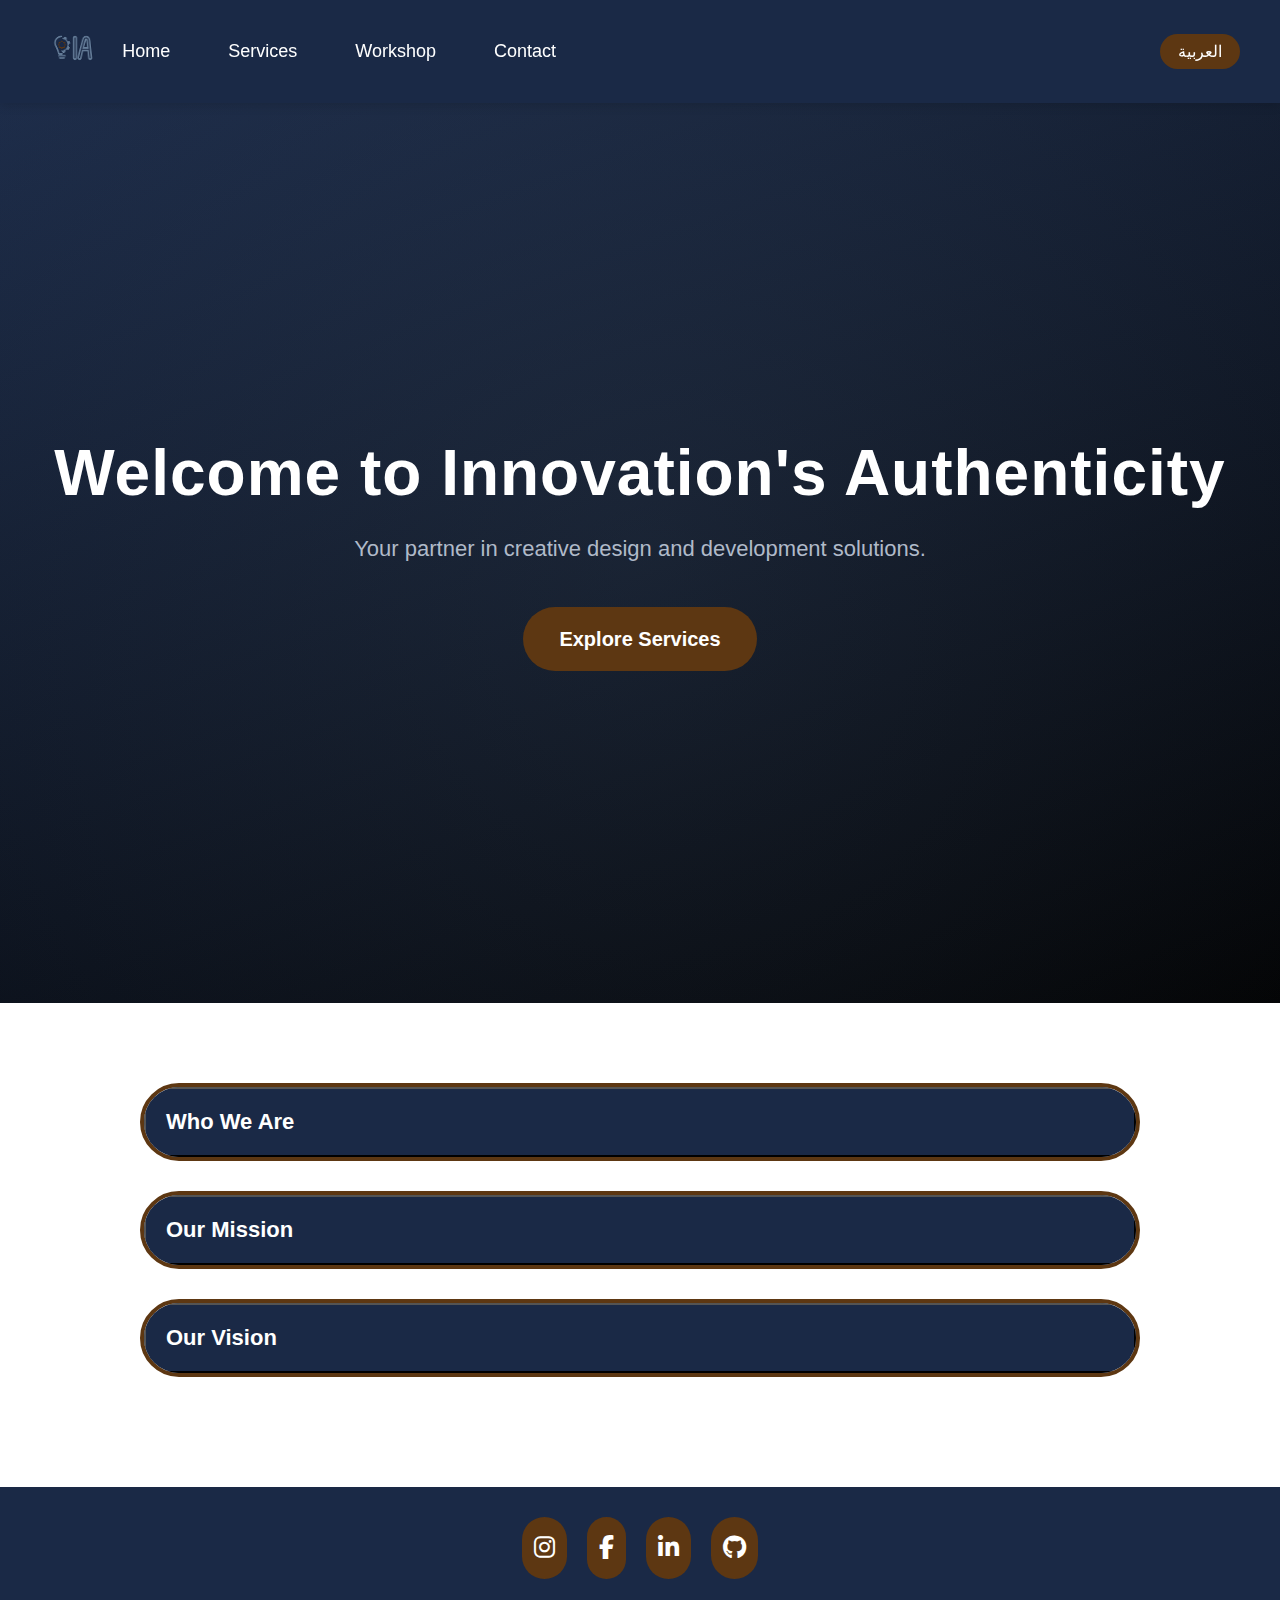
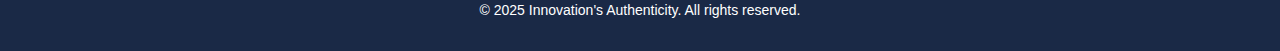
<file: index.html>
<!DOCTYPE html>
<html lang="en">

<head>
    <meta charset="UTF-8">
    <meta name="viewport" content="width=device-width, initial-scale=1.0">
    <title>Home - Innovation's Authenticity</title>
    <link rel="stylesheet" href="styles.css">
    <link rel="stylesheet" href="https://cdnjs.cloudflare.com/ajax/libs/animate.css/4.1.1/animate.min.css" />
    <link rel="stylesheet" href="https://cdnjs.cloudflare.com/ajax/libs/font-awesome/6.5.0/css/all.min.css">
</head>

<body>
    <header>
        <div class="header-top">
            <div class="logo">
                <a href="index.html">
                    <img src="images/logo.png" alt="Logo">
                </a>
            </div>

            <!-- Burger Button for Mobile -->
            <div class="burger" id="burger">
                <div></div>
                <div></div>
                <div></div>
            </div>


        </div>

        <!-- Navigation -->
        <nav id="mainNav">
            <ul>
                <li><a href="index.html">Home</a></li>
                <li><a href="services.html">Services</a></li>
                <li><a href="workshop.html">Workshop</a></li>
                <li><a href="contact.html">Contact</a></li>
            </ul>
        </nav>
        <!-- Language Toggle -->
        <div class="language-toggle">
            <button id="langBtn">العربية</button>
        </div>
    </header>


    <section class="hero">
        <h1 class="animate__animated animate__fadeInDown" data-en="Welcome to Innovation's Authenticity"
            data-ar="مرحبًا بكم في أصالة الابتكار">Welcome to Innovation's Authenticity</h1>
        <p class="animate__animated animate__fadeIn animate__delay-1s"
            data-en="Your partner in creative design and development solutions."
            data-ar="شريكك في حلول التصميم والتطوير الإبداعي.">Your partner in creative design and development
            solutions.</p>
        <a href="services.html" class="cta animate__animated animate__fadeInUp animate__delay-2s"
            data-en="Explore Services" data-ar="استكشف الخدمات">Explore Services</a>
    </section>

    <section class="about">
        <div class="container">

            <div class="accordion-item">
                <button class="accordion-title" data-en="Who We Are" data-ar="من نحن">Who We Are</button>
                <div class="accordion-content">
                    <div class="about-content">
                        <img src="images/Creative team-amico 1.png" alt="Team working" />
                        <p data-en="Innovation’s Authenticity is a creative technology company passionate about authentic design, meaningful development, and delivering tailor-made digital experiences that reflect your brand identity."
                            data-ar="أصالة الابتكار هي شركة تكنولوجيا إبداعية تهتم بالتصميم الأصيل والتطوير الهادف وتقديم تجارب رقمية مصممة خصيصًا تعكس هوية علامتك التجارية.">
                            Innovation’s Authenticity is a creative technology company passionate about authentic
                            design, meaningful development, and delivering tailor-made digital experiences that reflect
                            your brand identity.</p>
                    </div>
                </div>
            </div>

            <div class="accordion-item">
                <button class="accordion-title" data-en="Our Mission" data-ar="مهمتنا">Our Mission</button>
                <div class="accordion-content">
                    <div class="about-content">
                        <img src="images/Mission Impossible-rafiki 1.png" alt="Mission" />
                        <p data-en="Our mission is to empower individuals, students, and businesses with innovative and user-friendly design and development solutions that bring their ideas to life in the digital world."
                            data-ar="مهمتنا هي تمكين الأفراد والطلاب والشركات من خلال حلول تصميم وتطوير مبتكرة وسهلة الاستخدام تجلب أفكارهم إلى الحياة في العالم الرقمي.">
                            Our mission is to empower individuals, students, and businesses with innovative and
                            user-friendly design and development solutions that bring their ideas to life in the digital
                            world.</p>
                    </div>
                </div>
            </div>

            <div class="accordion-item">
                <button class="accordion-title" data-en="Our Vision" data-ar="رؤيتنا">Our Vision</button>
                <div class="accordion-content">
                    <div class="about-content">
                        <img src="images/Business vision-rafiki 1.png" alt="Vision" />
                        <p data-en="We envision a future where every brand, personal or professional, has the digital presence it deserves—authentic, accessible, and artistically inspiring."
                            data-ar="نحن نتخيل مستقبلًا تكون فيه لكل علامة تجارية، شخصية أو مهنية، حضور رقمي تستحقه - أصيل وقابل للوصول وملهم فنيًا.">
                            We envision a future where every brand, personal or professional, has the digital presence
                            it deserves—authentic, accessible, and artistically inspiring.</p>
                    </div>
                </div>
            </div>

        </div>
    </section>

    <footer>
        <div class="footer-container">
            <div class="social-media">
                <a href="https://www.instagram.com/innovation_authenticity/" target="_blank" aria-label="Instagram">
                    <i class="fab fa-instagram"></i>
                </a>
                <a href="https://facebook.com/innovations_authenticity/" target="_blank" aria-label="Facebook">
                    <i class="fab fa-facebook-f"></i>
                </a>
                <a href="https://www.linkedin.com/company/innovation-s-authenticity/" target="_blank"
                    aria-label="LinkedIn">
                    <i class="fab fa-linkedin-in"></i>
                </a>
                <a href="https://github.com/innovationsauthenticity" target="_blank" aria-label="GitHub">
                    <i class="fab fa-github"></i>
                </a>
            </div>
            <p class="copyright">
                &copy; 2025 Innovation's Authenticity. All rights reserved.
            </p>
        </div>
    </footer>

    <script src="scripts.js"></script>
</body>

</html>
</file>
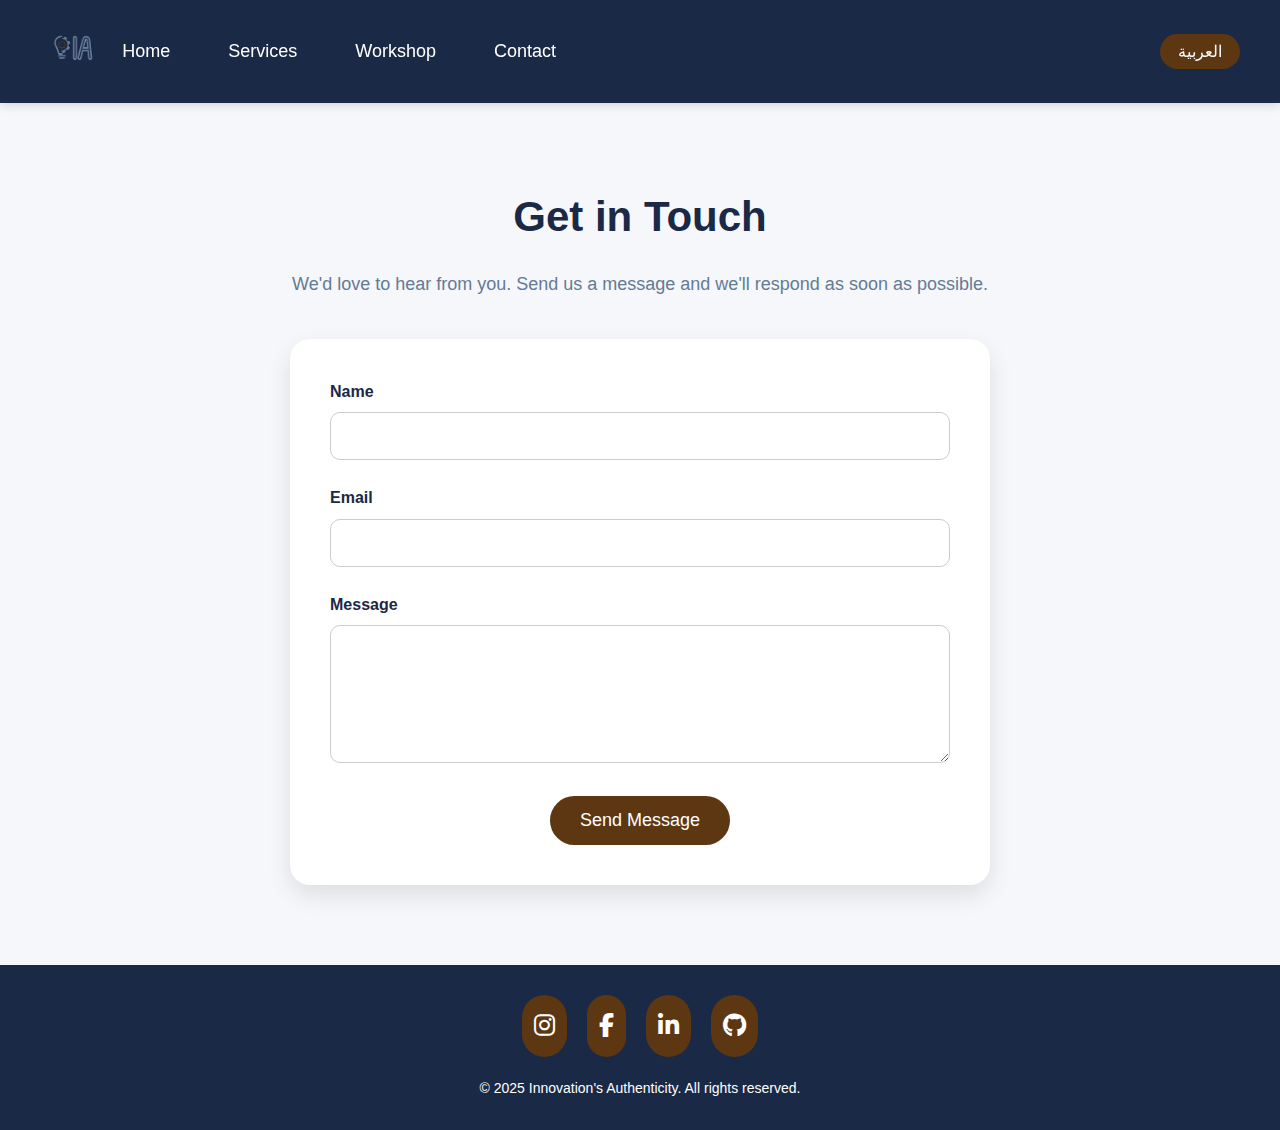
<file: contact.html>
<!DOCTYPE html>
<html lang="en">

<head>
    <meta charset="UTF-8">
    <meta name="viewport" content="width=device-width, initial-scale=1.0">
    <title>Contact - Innovation's Authenticity</title>
    <link rel="stylesheet" href="styles.css">
    <link rel="stylesheet" href="https://cdnjs.cloudflare.com/ajax/libs/animate.css/4.1.1/animate.min.css" />
    <link rel="stylesheet" href="https://cdnjs.cloudflare.com/ajax/libs/font-awesome/6.5.0/css/all.min.css">
</head>

<body>
    <header>
        <div class="header-top">
            <div class="logo">
                <a href="home.html">
                    <img src="images/logo.png" alt="Logo">
                </a>
            </div>

            <!-- Burger Button for Mobile -->
            <div class="burger" id="burger">
                <div></div>
                <div></div>
                <div></div>
            </div>

        </div>

        <!-- Navigation -->
        <nav id="mainNav">
            <ul>
                <li><a href="home.html">Home</a></li>
                <li><a href="services.html">Services</a></li>
                <li><a href="workshop.html">Workshop</a></li>
                <li><a href="contact.html">Contact</a></li>
            </ul>
        </nav>
        <!-- Language Toggle -->
        <div class="language-toggle">
            <button id="langBtn">العربية</button>
        </div>
    </header>

    <section class="contact-section">
        <div class="container">
            <h1 data-en="Get in Touch" data-ar="تواصل معنا">Get in Touch</h1>
            <p data-en="We'd love to hear from you. Send us a message and we'll respond as soon as possible."
                data-ar="يسعدنا سماعك. أرسل لنا رسالة وسنرد عليك في أقرب وقت ممكن.">
                We'd love to hear from you. Send us a message and we'll respond as soon as possible.
            </p>
            <form action="https://formspree.io/f/xzzgwkeo" method="POST" class="contact-form">
                <div class="form-group">
                    <label for="name" data-en="Name" data-ar="الاسم">Name</label>
                    <input type="text" id="name" name="name" required />
                </div>

                <div class="form-group">
                    <label for="email" data-en="Email" data-ar="البريد الإلكتروني">Email</label>
                    <input type="email" id="email" name="email" required />
                </div>

                <div class="form-group">
                    <label for="message" data-en="Message" data-ar="الرسالة">Message</label>
                    <textarea id="message" name="message" rows="6" required></textarea>
                </div>

                <button type="submit" class="cta" data-en="Send Message" data-ar="أرسل الرسالة">Send Message</button>
            </form>
        </div>
    </section>

    <footer>
        <div class="footer-container">
            <div class="social-media">
                <a href="https://www.instagram.com/innovation_authenticity/" target="_blank" aria-label="Instagram">
                    <i class="fab fa-instagram"></i>
                </a>
                <a href="https://facebook.com/innovations_authenticity/" target="_blank" aria-label="Facebook">
                    <i class="fab fa-facebook-f"></i>
                </a>
                <a href="https://www.linkedin.com/company/innovation-s-authenticity/" target="_blank"
                    aria-label="LinkedIn">
                    <i class="fab fa-linkedin-in"></i>
                </a>
                <a href="https://github.com/innovationsauthenticity" target="_blank" aria-label="GitHub">
                    <i class="fab fa-github"></i>
                </a>
            </div>
            <p class="copyright">
                &copy; 2025 Innovation's Authenticity. All rights reserved.
            </p>
        </div>
    </footer>

    <script src="scripts.js"></script>
</body>

</html>
</file>
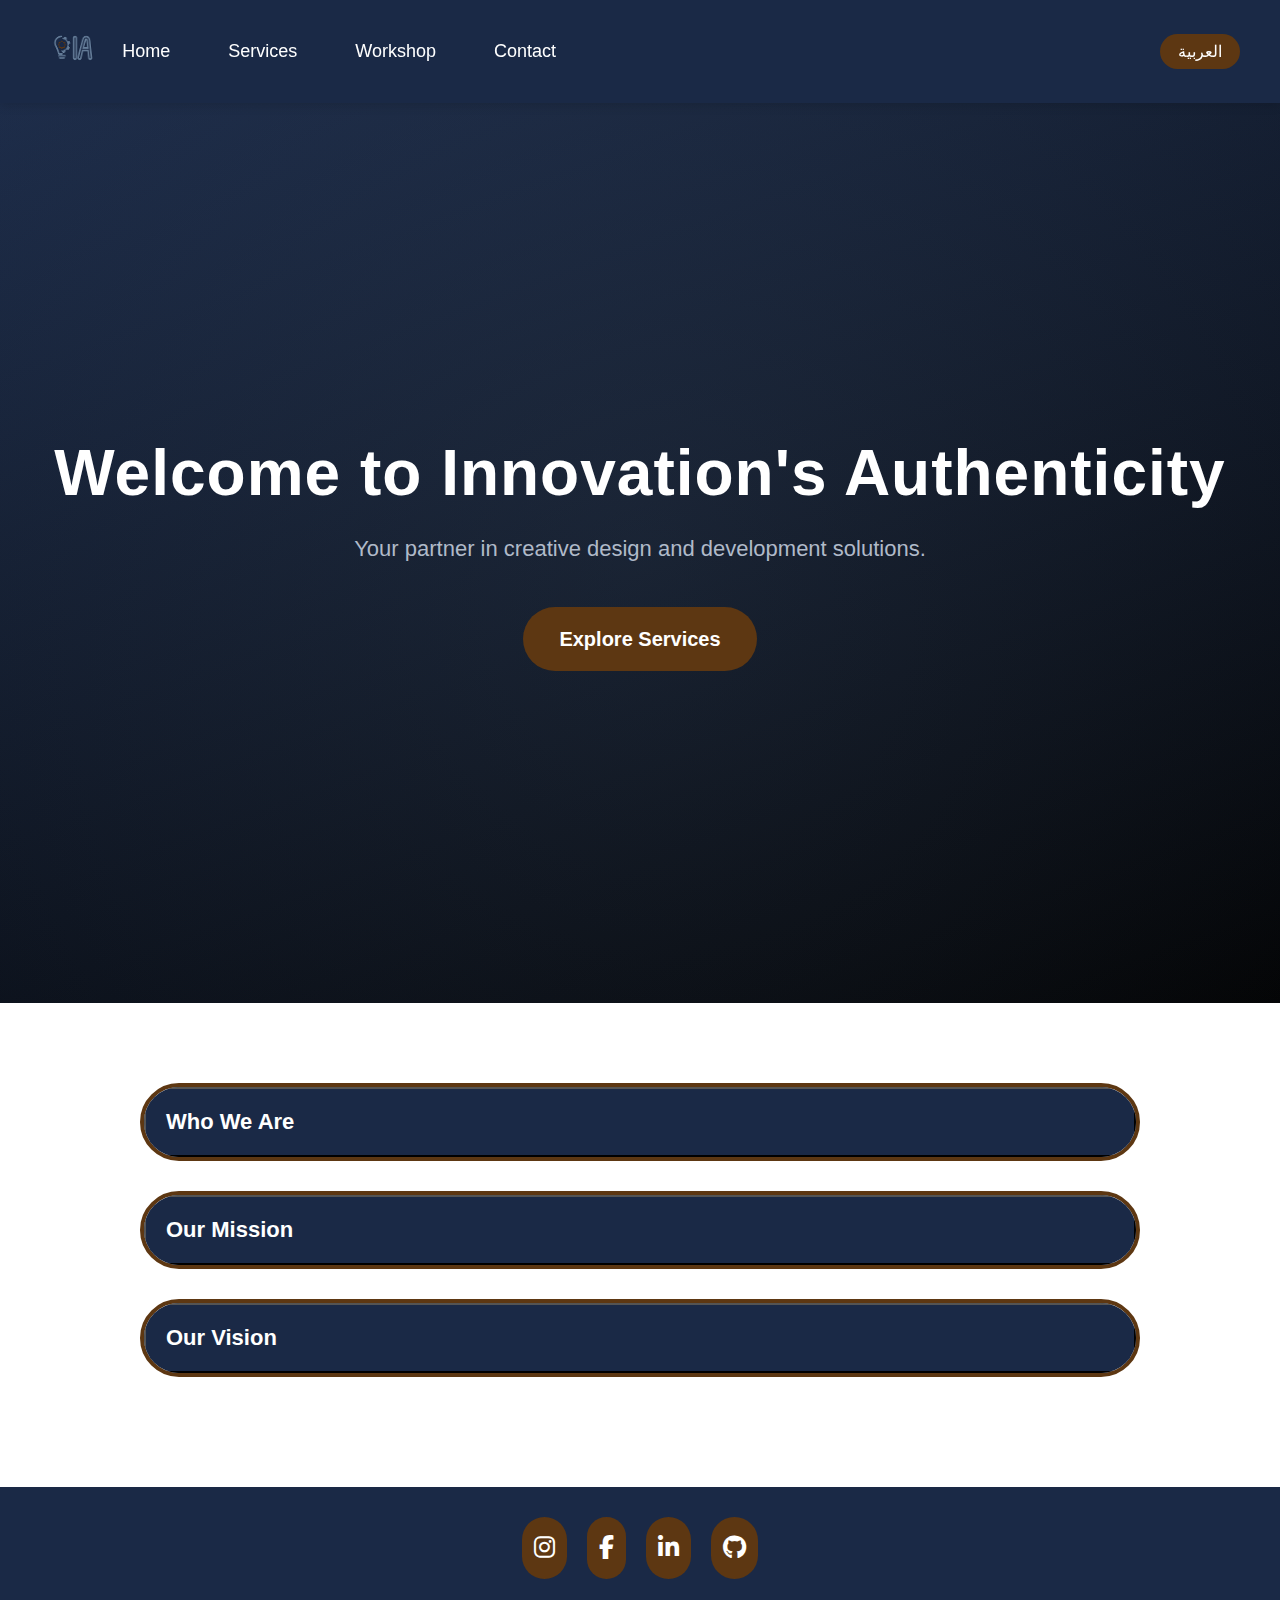
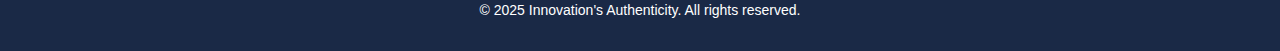
<file: home.html>
<!DOCTYPE html>
<html lang="en">

<head>
    <meta charset="UTF-8">
    <meta name="viewport" content="width=device-width, initial-scale=1.0">
    <title>Home - Innovation's Authenticity</title>
    <link rel="stylesheet" href="styles.css">
    <link rel="stylesheet" href="https://cdnjs.cloudflare.com/ajax/libs/animate.css/4.1.1/animate.min.css" />
    <link rel="stylesheet" href="https://cdnjs.cloudflare.com/ajax/libs/font-awesome/6.5.0/css/all.min.css">
</head>

<body>
    <header>
        <div class="header-top">
            <div class="logo">
                <a href="home.html">
                    <img src="images/logo.png" alt="Logo">
                </a>
            </div>

            <!-- Burger Button for Mobile -->
            <div class="burger" id="burger">
                <div></div>
                <div></div>
                <div></div>
            </div>


        </div>

        <!-- Navigation -->
        <nav id="mainNav">
            <ul>
                <li><a href="home.html">Home</a></li>
                <li><a href="services.html">Services</a></li>
                <li><a href="workshop.html">Workshop</a></li>
                <li><a href="contact.html">Contact</a></li>
            </ul>
        </nav>
        <!-- Language Toggle -->
        <div class="language-toggle">
            <button id="langBtn">العربية</button>
        </div>
    </header>


    <section class="hero">
        <h1 class="animate__animated animate__fadeInDown" data-en="Welcome to Innovation's Authenticity"
            data-ar="مرحبًا بكم في أصالة الابتكار">Welcome to Innovation's Authenticity</h1>
        <p class="animate__animated animate__fadeIn animate__delay-1s"
            data-en="Your partner in creative design and development solutions."
            data-ar="شريكك في حلول التصميم والتطوير الإبداعي.">Your partner in creative design and development
            solutions.</p>
        <a href="services.html" class="cta animate__animated animate__fadeInUp animate__delay-2s"
            data-en="Explore Services" data-ar="استكشف الخدمات">Explore Services</a>
    </section>

    <section class="about">
        <div class="container">

            <div class="accordion-item">
                <button class="accordion-title" data-en="Who We Are" data-ar="من نحن">Who We Are</button>
                <div class="accordion-content">
                    <div class="about-content">
                        <img src="images/Creative team-amico 1.png" alt="Team working" />
                        <p data-en="Innovation’s Authenticity is a creative technology company passionate about authentic design, meaningful development, and delivering tailor-made digital experiences that reflect your brand identity."
                            data-ar="أصالة الابتكار هي شركة تكنولوجيا إبداعية تهتم بالتصميم الأصيل والتطوير الهادف وتقديم تجارب رقمية مصممة خصيصًا تعكس هوية علامتك التجارية.">
                            Innovation’s Authenticity is a creative technology company passionate about authentic
                            design, meaningful development, and delivering tailor-made digital experiences that reflect
                            your brand identity.</p>
                    </div>
                </div>
            </div>

            <div class="accordion-item">
                <button class="accordion-title" data-en="Our Mission" data-ar="مهمتنا">Our Mission</button>
                <div class="accordion-content">
                    <div class="about-content">
                        <img src="images/Mission Impossible-rafiki 1.png" alt="Mission" />
                        <p data-en="Our mission is to empower individuals, students, and businesses with innovative and user-friendly design and development solutions that bring their ideas to life in the digital world."
                            data-ar="مهمتنا هي تمكين الأفراد والطلاب والشركات من خلال حلول تصميم وتطوير مبتكرة وسهلة الاستخدام تجلب أفكارهم إلى الحياة في العالم الرقمي.">
                            Our mission is to empower individuals, students, and businesses with innovative and
                            user-friendly design and development solutions that bring their ideas to life in the digital
                            world.</p>
                    </div>
                </div>
            </div>

            <div class="accordion-item">
                <button class="accordion-title" data-en="Our Vision" data-ar="رؤيتنا">Our Vision</button>
                <div class="accordion-content">
                    <div class="about-content">
                        <img src="images/Business vision-rafiki 1.png" alt="Vision" />
                        <p data-en="We envision a future where every brand, personal or professional, has the digital presence it deserves—authentic, accessible, and artistically inspiring."
                            data-ar="نحن نتخيل مستقبلًا تكون فيه لكل علامة تجارية، شخصية أو مهنية، حضور رقمي تستحقه - أصيل وقابل للوصول وملهم فنيًا.">
                            We envision a future where every brand, personal or professional, has the digital presence
                            it deserves—authentic, accessible, and artistically inspiring.</p>
                    </div>
                </div>
            </div>

        </div>
    </section>

    <footer>
        <div class="footer-container">
            <div class="social-media">
                <a href="https://www.instagram.com/innovation_authenticity/" target="_blank" aria-label="Instagram">
                    <i class="fab fa-instagram"></i>
                </a>
                <a href="https://facebook.com/innovations_authenticity/" target="_blank" aria-label="Facebook">
                    <i class="fab fa-facebook-f"></i>
                </a>
                <a href="https://www.linkedin.com/company/innovation-s-authenticity/" target="_blank"
                    aria-label="LinkedIn">
                    <i class="fab fa-linkedin-in"></i>
                </a>
                <a href="https://github.com/innovationsauthenticity" target="_blank" aria-label="GitHub">
                    <i class="fab fa-github"></i>
                </a>
            </div>
            <p class="copyright">
                &copy; 2025 Innovation's Authenticity. All rights reserved.
            </p>
        </div>
    </footer>

    <script src="scripts.js"></script>
</body>

</html>
</file>
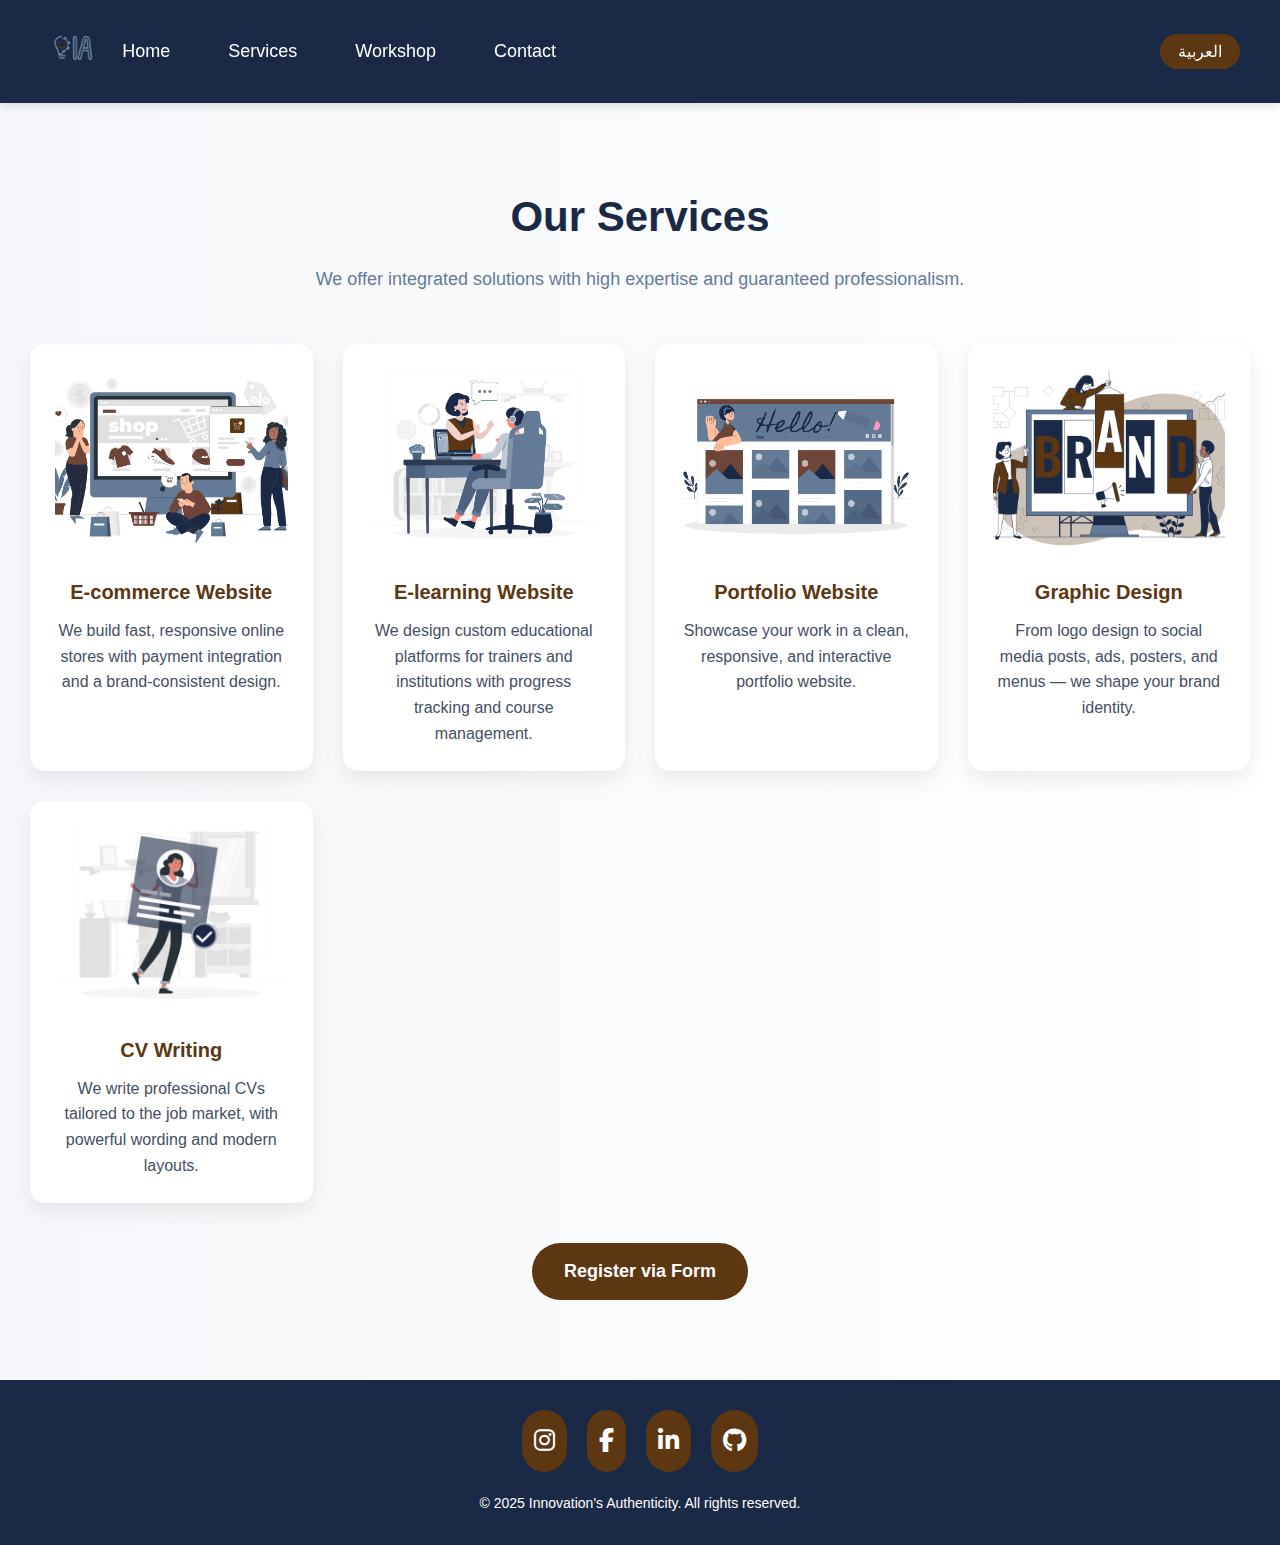
<file: services.html>
<!DOCTYPE html>
<html lang="en">

<head>
    <meta charset="UTF-8">
    <meta name="viewport" content="width=device-width, initial-scale=1.0">
    <title>Services - Innovation's Authenticity</title>
    <link rel="stylesheet" href="styles.css">
    <link rel="stylesheet" href="https://cdnjs.cloudflare.com/ajax/libs/animate.css/4.1.1/animate.min.css" />
    <link rel="stylesheet" href="https://cdnjs.cloudflare.com/ajax/libs/font-awesome/6.5.0/css/all.min.css">
</head>

<body>
    <header>
        <div class="header-top">
            <div class="logo">
                <a href="home.html">
                    <img src="images/logo.png" alt="Logo">
                </a>
            </div>

            <!-- Burger Button for Mobile -->
            <div class="burger" id="burger">
                <div></div>
                <div></div>
                <div></div>
            </div>

        </div>

        <!-- Navigation -->
        <nav id="mainNav">
            <ul>
                <li><a href="home.html">Home</a></li>
                <li><a href="services.html">Services</a></li>
                <li><a href="workshop.html">Workshop</a></li>
                <li><a href="contact.html">Contact</a></li>
            </ul>
        </nav>
        <!-- Language Toggle -->
        <div class="language-toggle">
            <button id="langBtn">العربية</button>
        </div>
    </header>

    <!-- Services Section -->
    <section class="services-section">
        <h1 data-ar="خدماتنا">Our Services</h1>
        <p class="intro" data-ar="نقدّم لك حلولًا متكاملة بخبرة عالية واحترافية مضمونة.">We offer integrated solutions
            with high expertise and guaranteed professionalism.</p>

        <div class="services-grid">

            <!-- E-Commerce -->
            <div class="service-card animate__animated animate__fadeInUp" data-delay="0">
                <img src="images/Ecommerce web page-pana 1.png" alt="E-commerce" />
                <h3 data-ar="مواقع التجارة الإلكترونية">E-commerce Website</h3>
                <p
                    data-ar="نقوم بإنشاء متجر إلكتروني احترافي يدعم الدفع الإلكتروني، سهل التصفح وسريع، مع تصميم يعكس هوية علامتك التجارية.">
                    We build fast, responsive online stores with payment integration and a brand-consistent design.
                </p>
            </div>

            <!-- E-Learning -->
            <div class="service-card animate__animated animate__fadeInUp" data-delay="0.2s">
                <img src="images/Webinar-rafiki 1.png" alt="E-learning" />
                <h3 data-ar="مواقع التعليم الإلكتروني">E-learning Website</h3>
                <p
                    data-ar="نصمّم منصات تعليمية مخصصة للمدربين والمؤسسات مع إمكانية تحميل الدروس، تتبع التقدم، ودفع إلكتروني.">
                    We design custom educational platforms for trainers and institutions with progress tracking and
                    course management.
                </p>
            </div>

            <!-- Portfolio -->
            <div class="service-card animate__animated animate__fadeInUp" data-delay="0.4s">
                <img src="images/Portfolio-cuate (1) 1.png" alt="Portfolio Website" />
                <h3 data-ar="مواقع بورتفوليو احترافية">Portfolio Website</h3>
                <p data-ar="نعرض أعمالك بأناقة في موقع بورتفوليو تفاعلي يدعم جميع الأجهزة ويترك انطباعًا دائمًا.">
                    Showcase your work in a clean, responsive, and interactive portfolio website.
                </p>
            </div>

            <!-- Graphic Design -->
            <div class="service-card animate__animated animate__fadeInUp" data-delay="0.6s">
                <img src="images/brand creation-bro 1.png" alt="Graphic Design" />
                <h3 data-ar="تصميم جرافيك: شعارات، بوسترات، إعلانات، منيو">Graphic Design</h3>
                <p
                    data-ar="نصمّم هويتك البصرية بشكل احترافي: من الشعار إلى البوسترات، منشورات السوشيال ميديا والإعلانات والقوائم.">
                    From logo design to social media posts, ads, posters, and menus — we shape your brand identity.
                </p>
            </div>

            <!-- CV Writing -->
            <div class="service-card animate__animated animate__fadeInUp" data-delay="0.8s">
                <img src="images/Resume-rafiki 1.jpg" alt="CV Writing" />
                <h3 data-ar="كتابة سيرة ذاتية احترافية">CV Writing</h3>
                <p data-ar="نعدّ لك سيرة ذاتية احترافية موجهة لسوق العمل العالمي، مع نصوص قوية وتصميمات جذابة.">
                    We write professional CVs tailored to the job market, with powerful wording and modern layouts.
                </p>
            </div>
        </div>

        <a href="https://docs.google.com/forms/d/1N0dJUvBKOD-eTatZWa3zp4amdtRaEZyGNqGfaiOneLo/viewform" target="_blank"
            class="cta-btn" data-ar="سجّل الآن عبر الفورم">Register via Form
        </a>
    </section>

    <footer>
        <div class="footer-container">
            <div class="social-media">
                <a href="https://www.instagram.com/innovation_authenticity/" target="_blank" aria-label="Instagram">
                    <i class="fab fa-instagram"></i>
                </a>
                <a href="https://facebook.com/innovations_authenticity/" target="_blank" aria-label="Facebook">
                    <i class="fab fa-facebook-f"></i>
                </a>
                <a href="https://www.linkedin.com/company/innovation-s-authenticity/" target="_blank"
                    aria-label="LinkedIn">
                    <i class="fab fa-linkedin-in"></i>
                </a>
                <a href="https://github.com/innovationsauthenticity" target="_blank" aria-label="GitHub">
                    <i class="fab fa-github"></i>
                </a>
            </div>
            <p class="copyright">
                &copy; 2025 Innovation's Authenticity. All rights reserved.
            </p>
        </div>
    </footer>


    <script>
        document.getElementById('langBtn').addEventListener('click', () => {
            const isArabic = document.body.classList.toggle('arabic-mode');
    
            document.querySelectorAll('[data-ar]').forEach(el => {
                if (isArabic) {
                    el.setAttribute('data-en', el.innerText);
                    el.innerText = el.getAttribute('data-ar');
                } else {
                    el.innerText = el.getAttribute('data-en');
                }
            });
    
            document.getElementById('langBtn').innerText = isArabic ? 'English' : 'العربية';
        });
    </script>
    
</body>

</html>
</file>
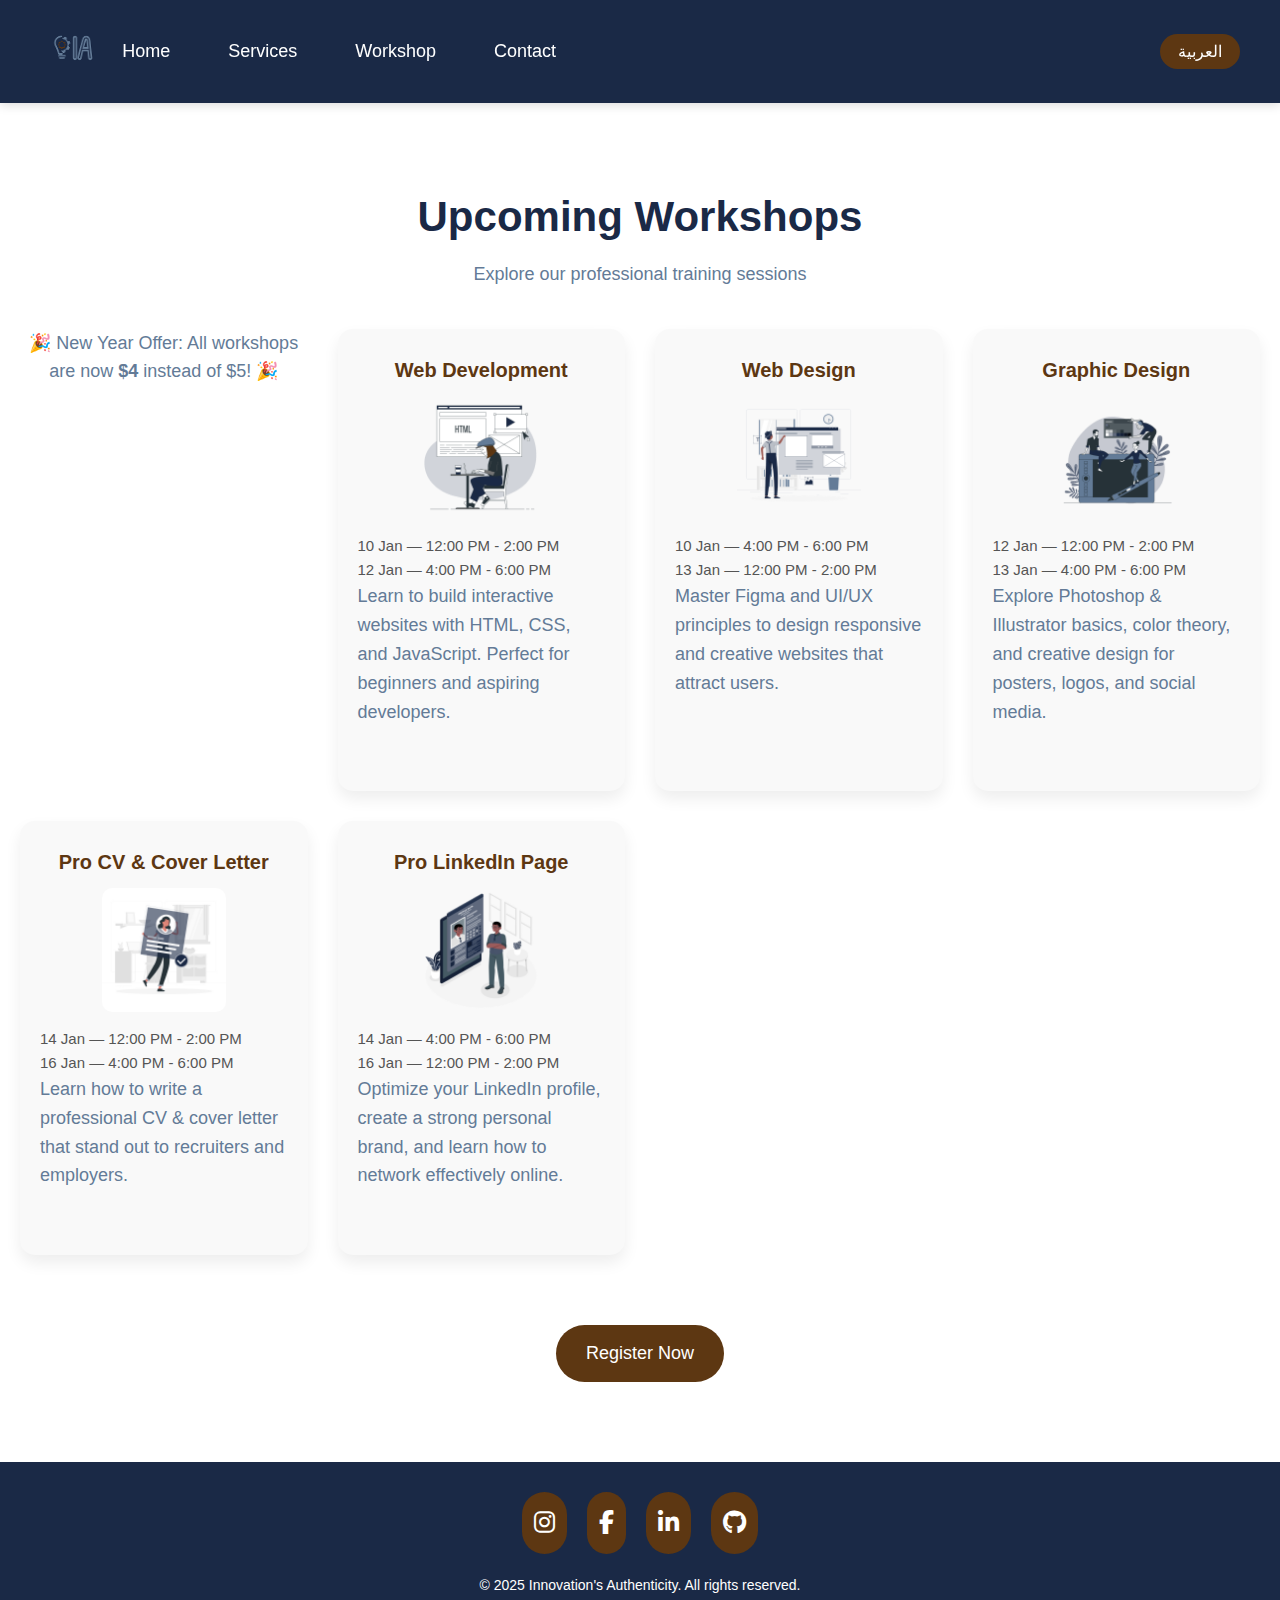
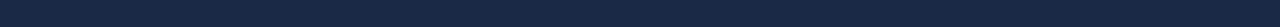
<file: workshop.html>
<!DOCTYPE html><html lang="en"><head>
    <meta charset="UTF-8">
    <meta name="viewport" content="width=device-width, initial-scale=1.0">
    <title>Workshop - Innovation's Authenticity</title>
    <link rel="stylesheet" href="styles.css">
    <link rel="stylesheet" href="https://cdnjs.cloudflare.com/ajax/libs/animate.css/4.1.1/animate.min.css" />
    <link rel="stylesheet" href="https://cdnjs.cloudflare.com/ajax/libs/font-awesome/6.5.0/css/all.min.css">
</head><body>
    <header>
        <div class="header-top">
            <div class="logo">
                <a href="index.html">
                    <img src="images/logo.png" alt="Logo">
                </a>
            </div><div class="burger" id="burger">
            <div></div>
            <div></div>
            <div></div>
        </div>

    </div>

    <nav id="mainNav">
        <ul>
            <li><a href="index.html">Home</a></li>
            <li><a href="services.html">Services</a></li>
            <li><a href="workshop.html">Workshop</a></li>
            <li><a href="contact.html">Contact</a></li>
        </ul>
    </nav>

    <div class="language-toggle">
        <button id="langBtn">العربية</button>
    </div>
</header>

<section class="workshops">
    <h1 data-en="Upcoming Workshops" data-ar="الورشات القادمة">Upcoming Workshops</h1>
    <p data-en="Explore our professional training sessions" data-ar="اكتشف جلساتنا التدريبية الاحترافية">Explore our
        professional training sessions</p>

    <div class="workshop-table-container">
        <p class="newyear-offer">🎉 New Year Offer: All workshops are now <strong>$4</strong> instead of $5! 🎉</p>

        <div class="workshop-card">
            <h2 data-en="Web Development" data-ar="تطوير الويب">Web Development</h2>
            <img src="images/Website designer-bro 1.png" alt="Web Dev">
            <ul>
                <li>10 Jan — 12:00 PM - 2:00 PM</li>
                <li>12 Jan — 4:00 PM - 6:00 PM</li>
            </ul>
            <p class="details">Learn to build interactive websites with HTML, CSS, and JavaScript. Perfect for beginners and aspiring developers.</p>
        </div>

        <div class="workshop-card">
            <h2 data-en="Web Design" data-ar="تصميم الويب">Web Design</h2>
            <img src="images/Website designer-rafiki 1.png" alt="Web Design">
            <ul>
                <li>10 Jan — 4:00 PM - 6:00 PM</li>
                <li>13 Jan — 12:00 PM - 2:00 PM</li>
            </ul>
            <p class="details">Master Figma and UI/UX principles to design responsive and creative websites that attract users.</p>
        </div>

        <div class="workshop-card">
            <h2 data-en="Graphic Design" data-ar="تصميم الجرافيك">Graphic Design</h2>
            <img src="images/Design community-bro 1.png" alt="Graphic Design">
            <ul>
                <li>12 Jan — 12:00 PM - 2:00 PM</li>
                <li>13 Jan — 4:00 PM - 6:00 PM</li>
            </ul>
            <p class="details">Explore Photoshop & Illustrator basics, color theory, and creative design for posters, logos, and social media.</p>
        </div>

        <div class="workshop-card">
            <h2 data-en="Pro CV & Cover Letter" data-ar="كتابة السيرة الذاتية">Pro CV & Cover Letter</h2>
            <img src="images/Resume-rafiki 1.jpg" alt="CV Writing">
            <ul>
                <li>14 Jan — 12:00 PM - 2:00 PM</li>
                <li>16 Jan — 4:00 PM - 6:00 PM</li>
            </ul>
            <p class="details">Learn how to write a professional CV & cover letter that stand out to recruiters and employers.</p>
        </div>

        <div class="workshop-card">
            <h2 data-en="Pro LinkedIn Page" data-ar="حساب لينكدإن احترافي">Pro LinkedIn Page</h2>
            <img src="images/Profile data-amico (2) 1.png" alt="LinkedIn">
            <ul>
                <li>14 Jan — 4:00 PM - 6:00 PM</li>
                <li>16 Jan — 12:00 PM - 2:00 PM</li>
            </ul>
            <p class="details">Optimize your LinkedIn profile, create a strong personal brand, and learn how to network effectively online.</p>
        </div>
    </div>

    <a href="https://docs.google.com/forms/d/1BML6ccvNzzkRLEPdhV1M_T_HoJ2fXdwz_RzsZIWrWPk/viewform" target="_blank"
        class="register-btn" data-en="Register Now" data-ar="سجل الآن">
        Register Now
    </a>
</section>

<footer>
    <div class="footer-container">
        <div class="social-media">
            <a href="https://www.instagram.com/innovation_authenticity/" target="_blank" aria-label="Instagram">
                <i class="fab fa-instagram"></i>
            </a>
            <a href="https://facebook.com/innovations_authenticity/" target="_blank" aria-label="Facebook">
                <i class="fab fa-facebook-f"></i>
            </a>
            <a href="https://www.linkedin.com/company/innovation-s-authenticity/" target="_blank"
                aria-label="LinkedIn">
                <i class="fab fa-linkedin-in"></i>
            </a>
            <a href="https://github.com/innovationsauthenticity" target="_blank" aria-label="GitHub">
                <i class="fab fa-github"></i>
            </a>
        </div>
        <p class="copyright">
            &copy; 2025 Innovation's Authenticity. All rights reserved.
        </p>
    </div>
</footer>

<script src="scripts.js"></script>

</body></html>
</file>
<file: styles.css>
/* ========== RESET & BASE ========== */
* {
    margin: 0;
    padding: 0;
    box-sizing: border-box;
  }
  
  body {
    font-family: "Poppins", "Cairo", "Tajawal", sans-serif;
    background-color: #ffffff;
    color: #1a2946;
    line-height: 1.6;
    scroll-behavior: smooth;
  }
  
  html[dir="rtl"] body {
    direction: rtl;
    text-align: right;
  }
  
  /* ========== HEADER ========== */
  header {
    display: flex;
    justify-content: space-between;
    align-items: center;
    padding: 20px 40px;
    background-color: #1a2946;
    box-shadow: 0 2px 10px rgba(0, 0, 0, 0.15);
    position: sticky;
    top: 0;
    z-index: 1000;
    flex-wrap: wrap;
  }
  
  .logo img {
    height: 55px;
    width: auto;
    transition: transform 0.3s ease;
  }
  .logo img:hover {
    transform: scale(1.1);
  }
  
  nav ul {
    list-style: none;
    display: flex;
    gap: 30px;
    padding: 0;
    margin: 0;
  }
  nav ul li a {
    color: #ffffff;
    text-decoration: none;
    font-size: 18px;
    font-weight: 500;
    padding: 8px 14px;
    border-radius: 50px;
    transition: background-color 0.3s, color 0.3s;
  }
  nav ul li a:hover,
  nav ul li a.active {
    background-color: #637b97;
    color: #ffffff;
  }
  
  .language-toggle {
    margin-left: auto;
    padding-left: 20px;
  }
  .language-toggle button {
    background-color: #5d3712;
    color: white;
    border: none;
    padding: 8px 18px;
    border-radius: 30px;
    font-size: 16px;
    cursor: pointer;
    transition: background-color 0.3s ease;
  }
  .language-toggle button:hover {
    background-color: #637b97;
  }
  
  /* Burger Menu */
  .burger {
    display: none;
    flex-direction: column;
    gap: 5px;
    cursor: pointer;
    z-index: 1001;
  }
  .burger div {
    width: 25px;
    height: 3px;
    background-color: white;
    transition: all 0.3s ease;
  }
  .burger.open div:nth-child(1) {
    transform: rotate(45deg) translate(5px, 5px);
  }
  .burger.open div:nth-child(2) {
    opacity: 0;
  }
  .burger.open div:nth-child(3) {
    transform: rotate(-45deg) translate(5px, -5px);
  }
  
  @media (max-width: 991px) {
    header {
      flex-direction: column;
      align-items: flex-start;
      gap: 10px;
      padding: 20px;
    }
  
    .burger {
      display: flex;
      margin-left: auto;
      margin-bottom: 10px;
    }
  
    nav {
      display: none;
      width: 100%;
      background-color: #1a2946;
      transition: all 0.3s ease-in-out;
    }
  
    nav.active {
      display: flex;
      flex-direction: column;
    }
  
    nav ul {
      flex-direction: column;
      width: 100%;
      gap: 15px;
      margin-top: 20px;
    }
  
    nav ul li a {
      width: 100%;
      display: block;
      background-color: #5d3712;
      color: #ffffff;
      text-align: center;
      padding: 12px 0;
    }
  
    nav ul li a:hover {
      background-color: #637b97;
    }
  
    .language-toggle {
      margin-top: 10px;
    }
  }
  
  /* ========== HERO SECTION ========== */
  .hero {
    height: 100vh;
    background: linear-gradient(160deg, #1a2946 0%, #000000 100%);
    color: #ffffff;
    display: flex;
    flex-direction: column;
    justify-content: center;
    align-items: center;
    text-align: center;
    padding: 0 20px;
    position: relative;
    overflow: hidden;
    font-family: "Poppins", "Cairo", "Tajawal", sans-serif;
  }
  
  .hero::before {
    content: "";
    position: absolute;
    top: -50%;
    left: -50%;
    width: 200%;
    height: 200%;
    background: radial-gradient(circle, rgba(99, 123, 151, 0.15) 0%, transparent 70%);
    animation: rotate 30s linear infinite;
    z-index: 0;
  }
  
  .hero * {
    z-index: 1;
  }
  
  .hero h1 {
    font-size: 64px;
    font-weight: 800;
    letter-spacing: 1px;
    margin-bottom: 20px;
    line-height: 1.2;
  }
  
  .hero p {
    font-size: 22px;
    font-weight: 300;
    color: #b0bac9;
    margin-bottom: 40px;
    max-width: 700px;
  }
  
  .hero .cta {
    display: inline-block;
    padding: 16px 36px;
    font-size: 20px;
    font-weight: 600;
    color: #ffffff;
    background-color: #5d3712;
    border-radius: 50px;
    text-decoration: none;
    transition: all 0.4s ease;
  }
  
  .hero .cta:hover {
    background-color: #637b97;
    transform: translateY(-5px);
  }
  
  @keyframes rotate {
    0% { transform: rotate(0deg); }
    100% { transform: rotate(360deg); }
  }
  
  @media (max-width: 768px) {
    .hero h1 { font-size: 42px; }
    .hero p { font-size: 18px; }
    .hero .cta { font-size: 18px; padding: 14px 28px; }
  }
  @media (max-width: 480px) {
    .hero h1 { font-size: 32px; }
    .hero p { font-size: 16px; }
  }
  
  /* ========== ABOUT SECTION ========== */
  .about {
    background-color: #ffffff;
    color: #1a2946;
    padding: 80px 20px;
    font-family: "Poppins", "Cairo", "Tajawal", sans-serif;
  }
  
  .about .container {
    max-width: 1000px;
    margin: 0 auto;
  }
  
  .about-content {
    display: flex;
    flex-direction: row;
    align-items: center;
    gap: 30px;
    flex-wrap: wrap;
  }
  
  .about-content img {
    width: 200px;
    border-radius: 12px;
    box-shadow: 0 4px 12px rgba(0, 0, 0, 0.1);
  }
  
  .about-content p {
    flex: 1;
    font-size: 18px;
    line-height: 1.6;
  }
  
  .accordion-item {
    margin-bottom: 30px;
    border: 4px solid #5d3712;
    border-radius: 50px;
    overflow: hidden;
    background-color: #f5f5f5;
  }
  
  .accordion-title {
    width: 100%;
    background-color: #1a2946;
    color: #ffffff;
    padding: 20px;
    font-size: 22px;
    font-weight: 600;
    cursor: pointer;
    transition: background-color 0.3s;
    text-align: left;
  }
  
  .accordion-title:hover {
    background-color: #637b97;
  }
  
  .accordion-content {
    display: none;
    padding: 20px;
    animation: fadeIn 0.4s ease-in-out;
  }
  
  @media (max-width: 768px) {
    .about-content {
      flex-direction: column;
      text-align: center;
    }
  
    .about-content img {
      width: 100%;
      max-width: 300px;
    }
  }
  
  /* ========== SERVICES SECTION ========== */
  .services-section {
    padding: 80px 20px;
    text-align: center;
    background: linear-gradient(to right, #f5f7fa, #ffffff);
    font-family: "Poppins", "Cairo", "Tajawal", sans-serif;
  }
  
  .services-section h1 {
    font-size: 42px;
    font-weight: 800;
    margin-bottom: 15px;
    color: #1a2946;
  }
  
  .services-section .intro {
    font-size: 18px;
    max-width: 800px;
    margin: 0 auto 50px;
    color: #637b97;
  }
  
  .services-grid {
    display: grid;
    grid-template-columns: repeat(auto-fit, minmax(280px, 1fr));
    gap: 30px;
    padding: 0 10px;
  }
  
  .service-card {
    background-color: #fff;
    padding: 25px;
    border-radius: 15px;
    box-shadow: 0 8px 20px rgba(0,0,0,0.08);
    transition: transform 0.3s ease, box-shadow 0.3s ease;
  }
  
  .service-card:hover {
    transform: translateY(-8px);
    box-shadow: 0 12px 25px rgba(0,0,0,0.12);
  }
  
  .service-card img {
    width: 100%;
    height: 180px;
    object-fit: cover;
    border-radius: 10px;
    margin-bottom: 20px;
  }
  
  .service-card h3 {
    font-size: 20px;
    font-weight: 700;
    margin-bottom: 10px;
    color: #5d3712;
  }
  
  .service-card p {
    font-size: 16px;
    color: #444f63;
  }
  
  .cta-btn {
    display: inline-block;
    margin-top: 40px;
    padding: 14px 32px;
    background-color: #5d3712;
    color: #fff;
    font-weight: 600;
    font-size: 18px;
    border-radius: 50px;
    text-decoration: none;
    transition: all 0.3s ease;
  }
  
  .cta-btn:hover {
    background-color: #637b97;
    transform: translateY(-4px);
  }
  
  /* ========== CONTACT SECTION ========== */
  .contact-section {
    padding: 80px 20px;
    background-color: #f5f7fa;
    text-align: center;
    font-family: "Poppins", "Cairo", "Tajawal", sans-serif;
  }
  
  .contact-section h1 {
    font-size: 42px;
    font-weight: 800;
    color: #1a2946;
    margin-bottom: 20px;
  }
  
  .contact-section p {
    font-size: 18px;
    color: #637b97;
    max-width: 700px;
    margin: 0 auto 40px;
  }
  
  .contact-form {
    max-width: 700px;
    margin: 0 auto;
    background-color: #ffffff;
    padding: 40px;
    border-radius: 20px;
    box-shadow: 0 10px 25px rgba(0, 0, 0, 0.1);
  }
  
  .contact-form .form-group {
    text-align: left;
    margin-bottom: 25px;
  }
  
  .contact-form label {
    display: block;
    margin-bottom: 8px;
    font-weight: 600;
    color: #1a2946;
  }
  
  .contact-form input,
  .contact-form textarea {
    width: 100%;
    padding: 14px;
    border: 1px solid #ccc;
    border-radius: 10px;
    font-size: 16px;
    font-family: "Poppins", "Cairo", "Tajawal", sans-serif;
  }
  
  .contact-form textarea {
    resize: vertical;
  }
  
  .contact-form button {
    background-color: #5d3712;
    color: #ffffff;
    padding: 14px 30px;
    font-size: 18px;
    border: none;
    border-radius: 50px;
    cursor: pointer;
    transition: background-color 0.3s ease, transform 0.3s ease;
  }
  
  .contact-form button:hover {
    background-color: #637b97;
    transform: translateY(-3px);
  }
  
  /* ========== FOOTER ========== */
  footer {
    background-color: #1a2946;
    padding: 30px 20px;
    color: #ffffff;
    text-align: center;
    font-family: "Poppins", "Cairo", "Tajawal", sans-serif;
  }
  
  .footer-container {
    max-width: 1200px;
    margin: 0 auto;
  }
  
  .social-media {
    display: flex;
    justify-content: center;
    gap: 20px;
    margin-bottom: 20px;
  }
  
  .social-media a {
    color: #ffffff;
    font-size: 24px;
    background-color: #5d3712;
    padding: 12px;
    border-radius: 50px;
    transition: background-color 0.3s, transform 0.3s;
  }
  
  .social-media a:hover {
    background-color: #637b97;
    transform: scale(1.1);
  }
  
  footer p {
    font-size: 14px;
    color: #ffffff;
  }
  
  /* ========== ANIMATIONS ========== */
  @keyframes fadeIn {
    from {
      opacity: 0;
      transform: translateY(10px);
    }
    to {
      opacity: 1;
      transform: translateY(0);
    }
  }
/* ========== WORKSHOPS SECTION ========== */
.workshops {
    padding: 80px 20px;
    text-align: center;
    animation: fadeIn 1s ease-in-out;
    background-color: #ffffff;
    font-family: "Poppins", "Cairo", "Tajawal", sans-serif;
  }
  
  .workshops h1 {
    font-size: 42px;
    font-weight: 800;
    margin-bottom: 10px;
    color: #1a2946;
  }
  
  .workshops p {
    font-size: 18px;
    color: #637b97;
    margin-bottom: 40px;
    max-width: 700px;
    margin-left: auto;
    margin-right: auto;
  }
  
  .workshop-table-container {
    display: grid;
    grid-template-columns: repeat(auto-fit, minmax(270px, 1fr));
    gap: 30px;
    margin-bottom: 50px;
  }
  
  .workshop-card {
    background: #f9f9f9;
    padding: 25px 20px;
    border-radius: 15px;
    box-shadow: 0 8px 16px rgba(0, 0, 0, 0.07);
    transition: transform 0.3s ease;
    display: flex;
    flex-direction: column;
    align-items: center;
    text-align: left;
  }
  
  .workshop-card:hover {
    transform: translateY(-5px);
  }
  
  .workshop-card img {
    width: 50%;
    height: auto;
    object-fit: cover;
    border-radius: 10px;
    margin-bottom: 15px;
  }
  
  .workshop-card h2 {
    font-size: 20px;
    font-weight: 700;
    color: #5d3712;
    margin-bottom: 10px;
    text-align: center;
  }
  
  .workshop-card ul {
    list-style: none;
    padding: 0;
    color: #555;
    font-size: 15px;
    line-height: 1.6;
    width: 100%;
  }
  
  .register-btn {
    margin-top: 20px;
    background: #5d3712;
    color: white;
    padding: 14px 30px;
    font-size: 18px;
    text-decoration: none;
    border-radius: 50px;
    transition: background 0.3s, transform 0.3s;
    display: inline-block;
  }
  
  .register-btn:hover {
    background: #637b97;
    transform: scale(1.05);
  }
  
  /* Responsive for small screens */
  @media (max-width: 600px) {
    .workshops h1 {
      font-size: 30px;
    }
  
    .workshops p {
      font-size: 16px;
    }
  
    .register-btn {
      font-size: 16px;
      padding: 12px 24px;
    }
  
    .workshop-card {
      padding: 20px 15px;
    }
  }
</file>
